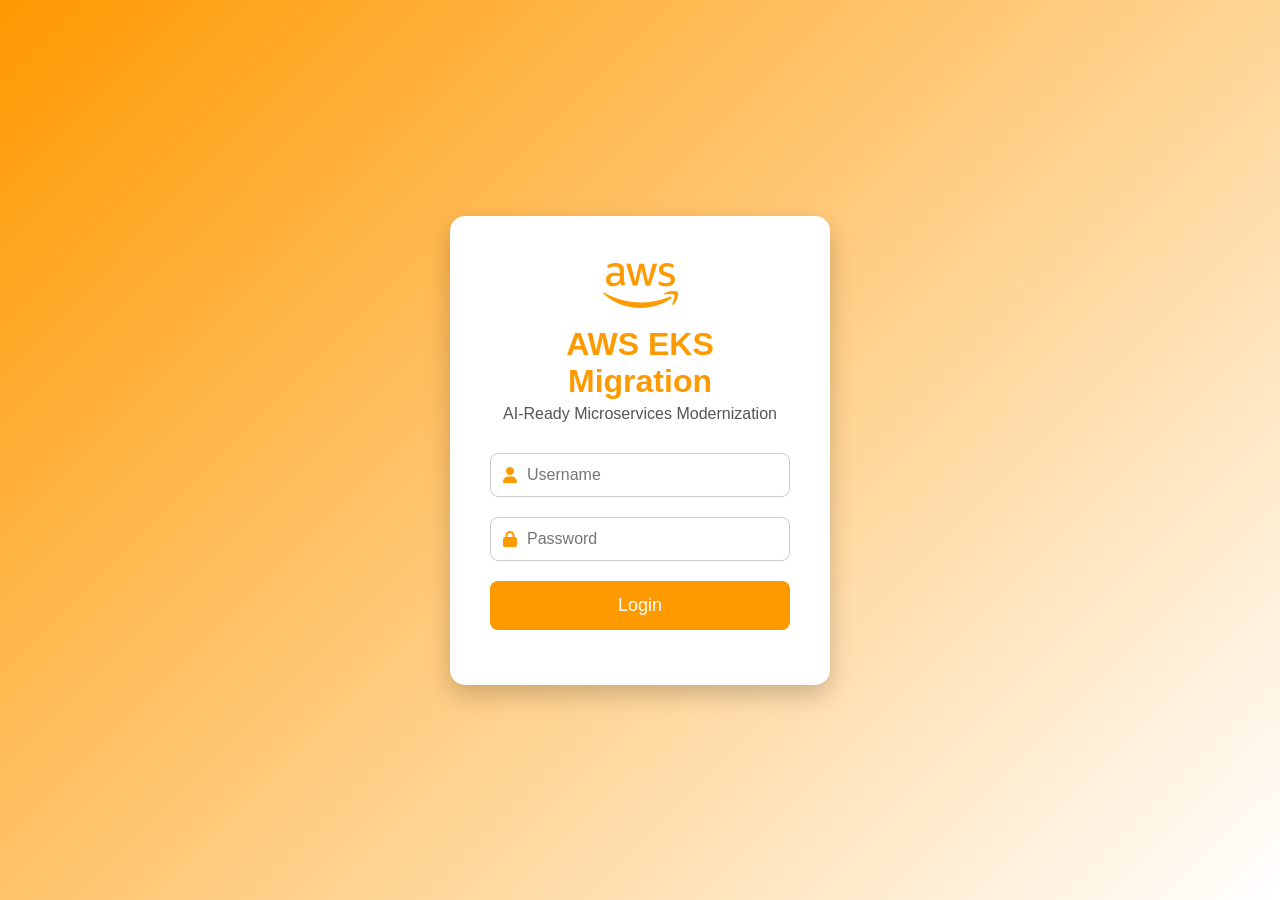
<file: AWS-EKS-Migration/index.html>
<!DOCTYPE html>
<html lang="en">
<head>

<meta charset="UTF-8">
<meta name="viewport" content="width=device-width, initial-scale=1.0">

<title>AWS EKS Login</title>

<link rel="stylesheet" href="css/login.css">

<link rel="stylesheet"
href="https://cdnjs.cloudflare.com/ajax/libs/font-awesome/6.6.0/css/all.min.css">

</head>

<body>

<div class="login-box">

    <div class="logo">

        <i class="fa-brands fa-aws"></i>

        <h1>AWS EKS Migration</h1>

        <p>AI-Ready Microservices Modernization</p>

    </div>

    <form id="loginForm">

        <div class="input-box">

            <i class="fa-solid fa-user"></i>

            <input
            type="text"
            id="username"
            placeholder="Username"
            required>

        </div>

        <div class="input-box">

            <i class="fa-solid fa-lock"></i>

            <input
            type="password"
            id="password"
            placeholder="Password"
            required>

        </div>

        <button type="submit">

            Login

        </button>

        <p id="message"></p>

    </form>

</div>

<script src="js/login.js"></script>

</body>
</html>
</file>
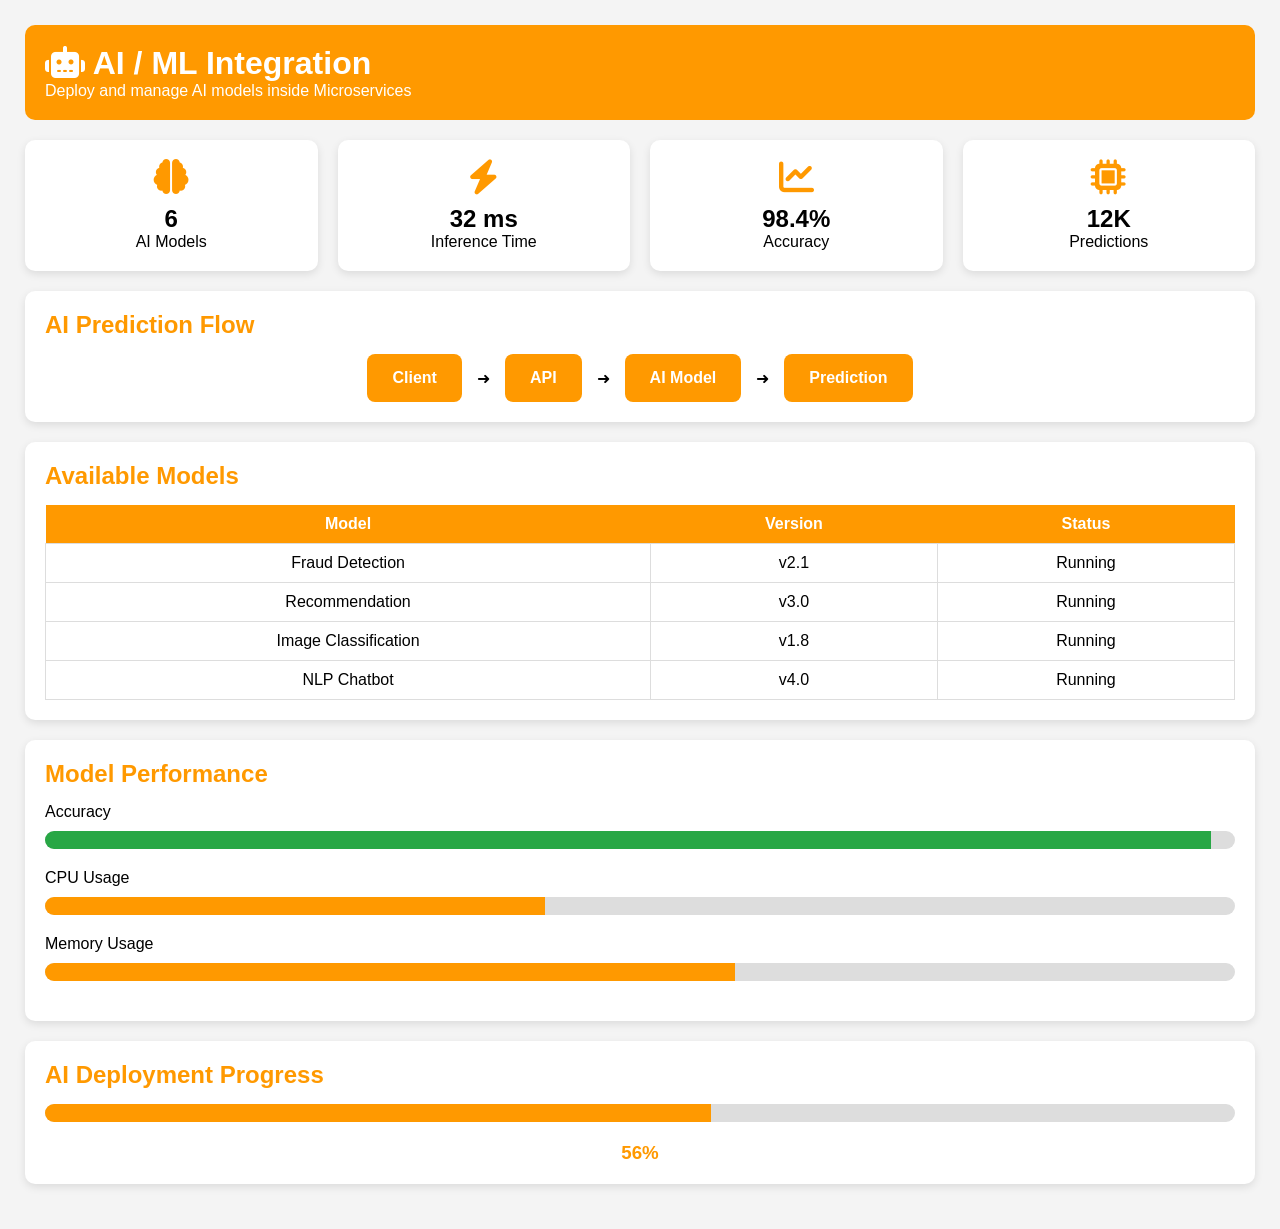
<file: AWS-EKS-Migration/modules/ai.html>
<!DOCTYPE html>
<html lang="en">
<head>
<meta charset="UTF-8">
<meta name="viewport" content="width=device-width, initial-scale=1.0">
<title>AI/ML Integration</title>

<link rel="stylesheet" href="../css/ai.css">
<link rel="stylesheet"
href="https://cdnjs.cloudflare.com/ajax/libs/font-awesome/6.6.0/css/all.min.css">

</head>

<body>

<div class="container">

    <div class="header">

        <h1>
            <i class="fa-solid fa-robot"></i>
            AI / ML Integration
        </h1>

        <p>Deploy and manage AI models inside Microservices</p>

    </div>

    <!-- AI Statistics -->

    <div class="stats">

        <div class="card">
            <i class="fa-solid fa-brain"></i>
            <h2>6</h2>
            <p>AI Models</p>
        </div>

        <div class="card">
            <i class="fa-solid fa-bolt"></i>
            <h2>32 ms</h2>
            <p>Inference Time</p>
        </div>

        <div class="card">
            <i class="fa-solid fa-chart-line"></i>
            <h2>98.4%</h2>
            <p>Accuracy</p>
        </div>

        <div class="card">
            <i class="fa-solid fa-microchip"></i>
            <h2>12K</h2>
            <p>Predictions</p>
        </div>

    </div>

    <!-- AI Flow -->

    <div class="section">

        <h2>AI Prediction Flow</h2>

        <div class="flow">

            <div class="box">Client</div>

            <span>➜</span>

            <div class="box">API</div>

            <span>➜</span>

            <div class="box">AI Model</div>

            <span>➜</span>

            <div class="box">Prediction</div>

        </div>

    </div>

    <!-- Models -->

    <div class="section">

        <h2>Available Models</h2>

        <table>

            <tr>

                <th>Model</th>
                <th>Version</th>
                <th>Status</th>

            </tr>

            <tr>

                <td>Fraud Detection</td>
                <td>v2.1</td>
                <td>Running</td>

            </tr>

            <tr>

                <td>Recommendation</td>
                <td>v3.0</td>
                <td>Running</td>

            </tr>

            <tr>

                <td>Image Classification</td>
                <td>v1.8</td>
                <td>Running</td>

            </tr>

            <tr>

                <td>NLP Chatbot</td>
                <td>v4.0</td>
                <td>Running</td>

            </tr>

        </table>

    </div>

    <!-- AI Performance -->

    <div class="section">

        <h2>Model Performance</h2>

        <p>Accuracy</p>

        <div class="progress">

            <div class="accuracy"></div>

        </div>

        <p>CPU Usage</p>

        <div class="progress">

            <div class="cpu"></div>

        </div>

        <p>Memory Usage</p>

        <div class="progress">

            <div class="memory"></div>

        </div>

    </div>

    <!-- Deployment -->

    <div class="section">

        <h2>AI Deployment Progress</h2>

        <div class="progress">

            <div id="deploy"></div>

        </div>

        <h3 id="percent">0%</h3>

    </div>

</div>

<script src="../js/ai.js"></script>

</body>
</html>
</file>
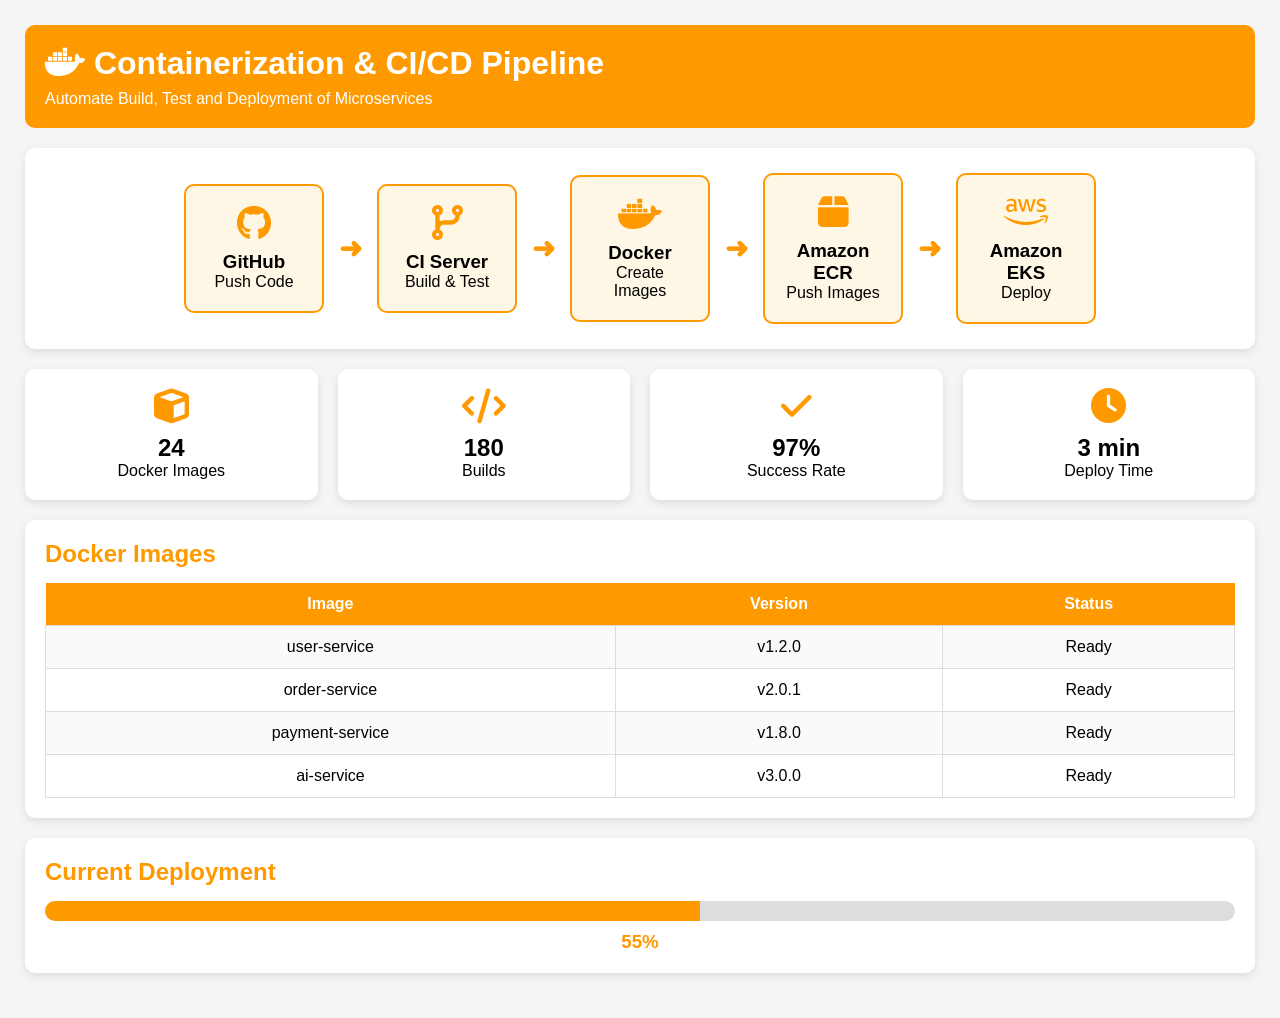
<file: AWS-EKS-Migration/modules/cicd.html>
<!DOCTYPE html>
<html lang="en">

<head>

<meta charset="UTF-8">
<meta name="viewport" content="width=device-width, initial-scale=1.0">

<title>Containerization & CI/CD</title>

<link rel="stylesheet" href="../css/cicd.css">

<link rel="stylesheet"
href="https://cdnjs.cloudflare.com/ajax/libs/font-awesome/6.6.0/css/all.min.css">

</head>

<body>

<div class="container">

    <!-- Header -->

    <div class="header">

        <h1>
            <i class="fa-brands fa-docker"></i>
            Containerization & CI/CD Pipeline
        </h1>

        <p>
            Automate Build, Test and Deployment of Microservices
        </p>

    </div>

    <!-- Pipeline -->

    <div class="pipeline">

        <div class="step">

            <i class="fa-brands fa-github"></i>

            <h3>GitHub</h3>

            <p>Push Code</p>

        </div>

        <div class="arrow">
            ➜
        </div>

        <div class="step">

            <i class="fa-solid fa-code-branch"></i>

            <h3>CI Server</h3>

            <p>Build & Test</p>

        </div>

        <div class="arrow">
            ➜
        </div>

        <div class="step">

            <i class="fa-brands fa-docker"></i>

            <h3>Docker</h3>

            <p>Create Images</p>

        </div>

        <div class="arrow">
            ➜
        </div>

        <div class="step">

            <i class="fa-solid fa-box"></i>

            <h3>Amazon ECR</h3>

            <p>Push Images</p>

        </div>

        <div class="arrow">
            ➜
        </div>

        <div class="step">

            <i class="fa-brands fa-aws"></i>

            <h3>Amazon EKS</h3>

            <p>Deploy</p>

        </div>

    </div>

    <!-- Statistics -->

    <div class="cards">

        <div class="card">

            <i class="fa-solid fa-cube"></i>

            <h2>24</h2>

            <p>Docker Images</p>

        </div>

        <div class="card">

            <i class="fa-solid fa-code"></i>

            <h2>180</h2>

            <p>Builds</p>

        </div>

        <div class="card">

            <i class="fa-solid fa-check"></i>

            <h2>97%</h2>

            <p>Success Rate</p>

        </div>

        <div class="card">

            <i class="fa-solid fa-clock"></i>

            <h2>3 min</h2>

            <p>Deploy Time</p>

        </div>

    </div>

    <!-- Docker Images -->

    <div class="table-card">

        <h2>Docker Images</h2>

        <table>

            <tr>

                <th>Image</th>

                <th>Version</th>

                <th>Status</th>

            </tr>

            <tr>

                <td>user-service</td>

                <td>v1.2.0</td>

                <td>Ready</td>

            </tr>

            <tr>

                <td>order-service</td>

                <td>v2.0.1</td>

                <td>Ready</td>

            </tr>

            <tr>

                <td>payment-service</td>

                <td>v1.8.0</td>

                <td>Ready</td>

            </tr>

            <tr>

                <td>ai-service</td>

                <td>v3.0.0</td>

                <td>Ready</td>

            </tr>

        </table>

    </div>

    <!-- Build Progress -->

    <div class="progress-card">

        <h2>Current Deployment</h2>

        <div class="progress">

            <div id="buildBar"></div>

        </div>

        <h3 id="buildText">0%</h3>

    </div>

</div>

<script src="../js/cicd.js"></script>

</body>
</html>
</file>
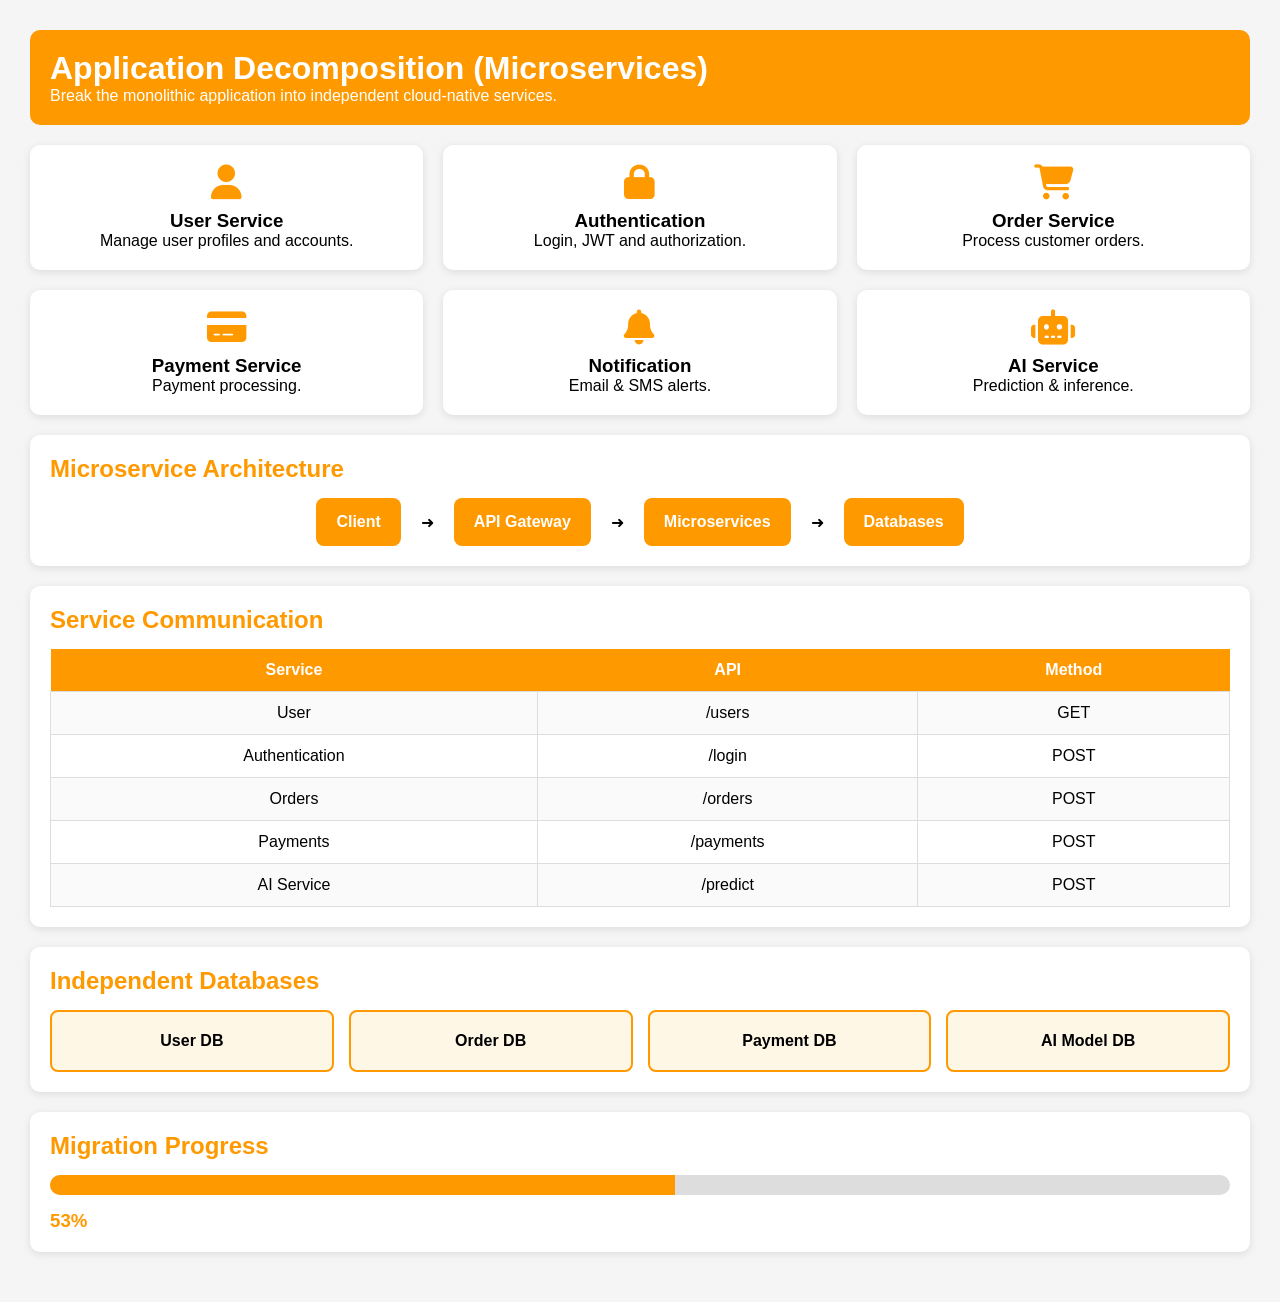
<file: AWS-EKS-Migration/modules/decomposition.html>
<!DOCTYPE html>
<html lang="en">
<head>
<meta charset="UTF-8">
<meta name="viewport" content="width=device-width, initial-scale=1.0">
<title>Application Decomposition</title>

<link rel="stylesheet" href="../css/decomposition.css">

<link rel="stylesheet"
href="https://cdnjs.cloudflare.com/ajax/libs/font-awesome/6.6.0/css/all.min.css">

</head>
<body>

<div class="container">

    <div class="title">
        <h1>Application Decomposition (Microservices)</h1>
        <p>Break the monolithic application into independent cloud-native services.</p>
    </div>

    <div class="cards">

        <div class="card">
            <i class="fa-solid fa-user"></i>
            <h3>User Service</h3>
            <p>Manage user profiles and accounts.</p>
        </div>

        <div class="card">
            <i class="fa-solid fa-lock"></i>
            <h3>Authentication</h3>
            <p>Login, JWT and authorization.</p>
        </div>

        <div class="card">
            <i class="fa-solid fa-cart-shopping"></i>
            <h3>Order Service</h3>
            <p>Process customer orders.</p>
        </div>

        <div class="card">
            <i class="fa-solid fa-credit-card"></i>
            <h3>Payment Service</h3>
            <p>Payment processing.</p>
        </div>

        <div class="card">
            <i class="fa-solid fa-bell"></i>
            <h3>Notification</h3>
            <p>Email & SMS alerts.</p>
        </div>

        <div class="card">
            <i class="fa-solid fa-robot"></i>
            <h3>AI Service</h3>
            <p>Prediction & inference.</p>
        </div>

    </div>

    <div class="section">

        <h2>Microservice Architecture</h2>

        <div class="flow">

            <div class="box">Client</div>
            <span>➜</span>

            <div class="box">API Gateway</div>
            <span>➜</span>

            <div class="box">Microservices</div>
            <span>➜</span>

            <div class="box">Databases</div>

        </div>

    </div>

    <div class="section">

        <h2>Service Communication</h2>

        <table>

            <tr>
                <th>Service</th>
                <th>API</th>
                <th>Method</th>
            </tr>

            <tr>
                <td>User</td>
                <td>/users</td>
                <td>GET</td>
            </tr>

            <tr>
                <td>Authentication</td>
                <td>/login</td>
                <td>POST</td>
            </tr>

            <tr>
                <td>Orders</td>
                <td>/orders</td>
                <td>POST</td>
            </tr>

            <tr>
                <td>Payments</td>
                <td>/payments</td>
                <td>POST</td>
            </tr>

            <tr>
                <td>AI Service</td>
                <td>/predict</td>
                <td>POST</td>
            </tr>

        </table>

    </div>

    <div class="section">

        <h2>Independent Databases</h2>

        <div class="database">

            <div class="db">User DB</div>
            <div class="db">Order DB</div>
            <div class="db">Payment DB</div>
            <div class="db">AI Model DB</div>

        </div>

    </div>

    <div class="section">

        <h2>Migration Progress</h2>

        <div class="progress">
            <div class="fill" id="fill"></div>
        </div>

        <h3 id="percent">0%</h3>

    </div>

</div>

<script src="../js/decomposition.js"></script>

</body>
</html>
</file>
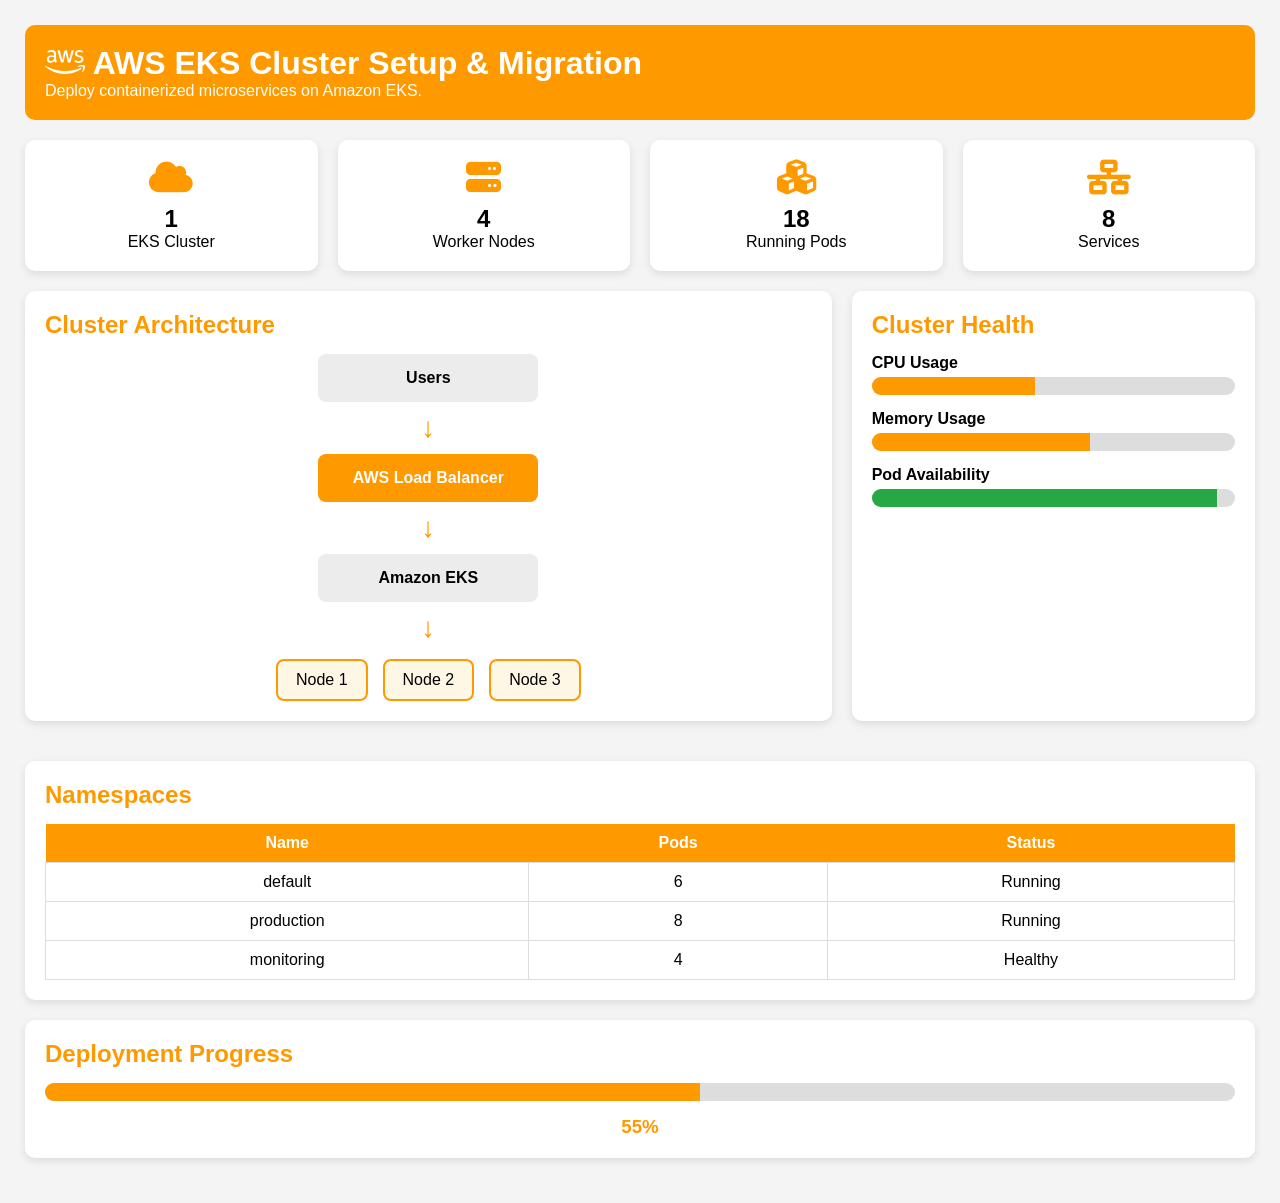
<file: AWS-EKS-Migration/modules/eks.html>
<!DOCTYPE html>
<html lang="en">
<head>
<meta charset="UTF-8">
<meta name="viewport" content="width=device-width, initial-scale=1.0">
<title>AWS EKS Cluster</title>

<link rel="stylesheet" href="../css/eks.css">

<link rel="stylesheet"
href="https://cdnjs.cloudflare.com/ajax/libs/font-awesome/6.6.0/css/all.min.css">

</head>
<body>

<div class="container">

    <div class="header">
        <h1><i class="fa-brands fa-aws"></i> AWS EKS Cluster Setup & Migration</h1>
        <p>Deploy containerized microservices on Amazon EKS.</p>
    </div>

    <div class="status">

        <div class="status-card">
            <i class="fa-solid fa-cloud"></i>
            <h2>1</h2>
            <p>EKS Cluster</p>
        </div>

        <div class="status-card">
            <i class="fa-solid fa-server"></i>
            <h2>4</h2>
            <p>Worker Nodes</p>
        </div>

        <div class="status-card">
            <i class="fa-solid fa-cubes"></i>
            <h2>18</h2>
            <p>Running Pods</p>
        </div>

        <div class="status-card">
            <i class="fa-solid fa-network-wired"></i>
            <h2>8</h2>
            <p>Services</p>
        </div>

    </div>

    <div class="grid">

        <div class="card">

            <h2>Cluster Architecture</h2>

            <div class="diagram">

                <div class="box">Users</div>
                <div class="arrow">↓</div>

                <div class="box orange">AWS Load Balancer</div>
                <div class="arrow">↓</div>

                <div class="box">Amazon EKS</div>
                <div class="arrow">↓</div>

                <div class="row">

                    <div class="mini">Node 1</div>
                    <div class="mini">Node 2</div>
                    <div class="mini">Node 3</div>

                </div>

            </div>

        </div>

        <div class="card">

            <h2>Cluster Health</h2>

            <div class="health">

                <p>CPU Usage</p>

                <div class="progress">
                    <div class="cpu"></div>
                </div>

                <p>Memory Usage</p>

                <div class="progress">
                    <div class="memory"></div>
                </div>

                <p>Pod Availability</p>

                <div class="progress">
                    <div class="pods"></div>
                </div>

            </div>

        </div>

    </div>

    <div class="card">

        <h2>Namespaces</h2>

        <table>

            <tr>
                <th>Name</th>
                <th>Pods</th>
                <th>Status</th>
            </tr>

            <tr>
                <td>default</td>
                <td>6</td>
                <td>Running</td>
            </tr>

            <tr>
                <td>production</td>
                <td>8</td>
                <td>Running</td>
            </tr>

            <tr>
                <td>monitoring</td>
                <td>4</td>
                <td>Healthy</td>
            </tr>

        </table>

    </div>

    <div class="card">

        <h2>Deployment Progress</h2>

        <div class="progress">

            <div id="deployBar"></div>

        </div>

        <h3 id="deployText">0%</h3>

    </div>

</div>

<script src="../js/eks.js"></script>

</body>
</html>
</file>
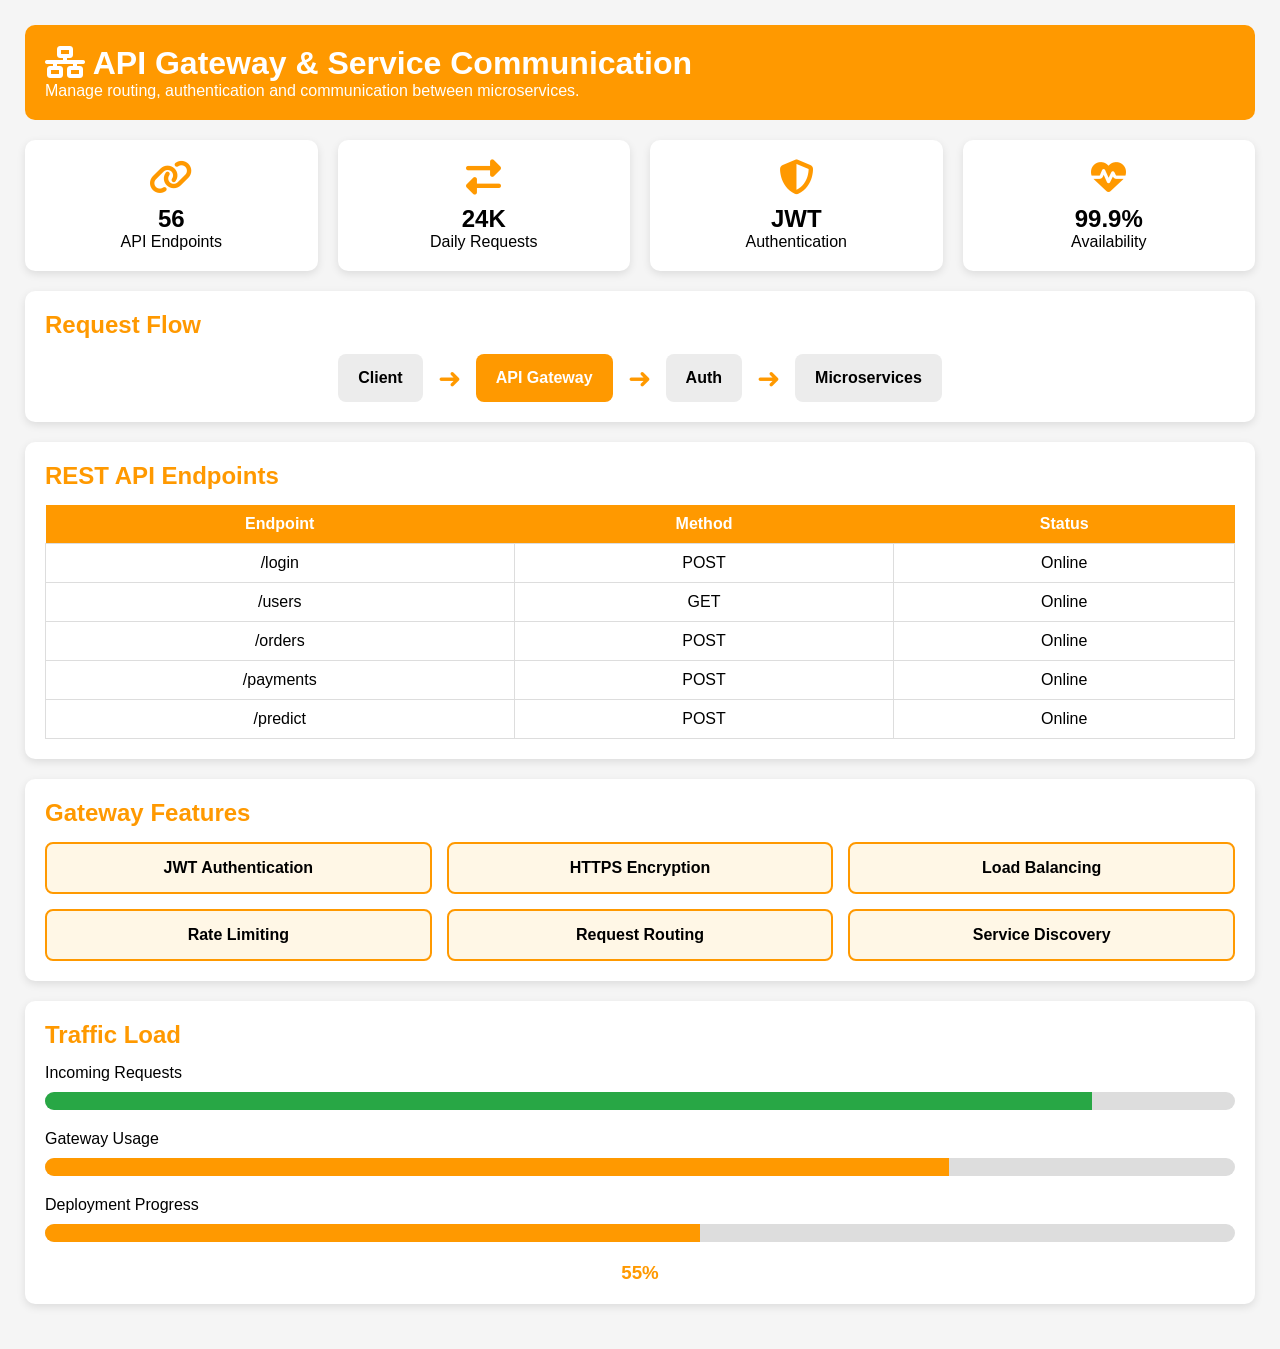
<file: AWS-EKS-Migration/modules/gateway.html>
<!DOCTYPE html>
<html lang="en">
<head>
<meta charset="UTF-8">
<meta name="viewport" content="width=device-width, initial-scale=1.0">
<title>API Gateway</title>

<link rel="stylesheet" href="../css/gateway.css">

<link rel="stylesheet"
href="https://cdnjs.cloudflare.com/ajax/libs/font-awesome/6.6.0/css/all.min.css">

</head>

<body>

<div class="container">

    <div class="header">

        <h1>
            <i class="fa-solid fa-network-wired"></i>
            API Gateway & Service Communication
        </h1>

        <p>Manage routing, authentication and communication between microservices.</p>

    </div>

    <!-- Statistics -->

    <div class="stats">

        <div class="card">
            <i class="fa-solid fa-link"></i>
            <h2>56</h2>
            <p>API Endpoints</p>
        </div>

        <div class="card">
            <i class="fa-solid fa-right-left"></i>
            <h2>24K</h2>
            <p>Daily Requests</p>
        </div>

        <div class="card">
            <i class="fa-solid fa-shield-halved"></i>
            <h2>JWT</h2>
            <p>Authentication</p>
        </div>

        <div class="card">
            <i class="fa-solid fa-heart-pulse"></i>
            <h2>99.9%</h2>
            <p>Availability</p>
        </div>

    </div>

    <!-- Architecture -->

    <div class="section">

        <h2>Request Flow</h2>

        <div class="flow">

            <div class="box">Client</div>

            <div class="arrow">➜</div>

            <div class="box active">API Gateway</div>

            <div class="arrow">➜</div>

            <div class="box">Auth</div>

            <div class="arrow">➜</div>

            <div class="box">Microservices</div>

        </div>

    </div>

    <!-- API Table -->

    <div class="section">

        <h2>REST API Endpoints</h2>

        <table>

            <tr>
                <th>Endpoint</th>
                <th>Method</th>
                <th>Status</th>
            </tr>

            <tr>
                <td>/login</td>
                <td>POST</td>
                <td>Online</td>
            </tr>

            <tr>
                <td>/users</td>
                <td>GET</td>
                <td>Online</td>
            </tr>

            <tr>
                <td>/orders</td>
                <td>POST</td>
                <td>Online</td>
            </tr>

            <tr>
                <td>/payments</td>
                <td>POST</td>
                <td>Online</td>
            </tr>

            <tr>
                <td>/predict</td>
                <td>POST</td>
                <td>Online</td>
            </tr>

        </table>

    </div>

    <!-- Features -->

    <div class="section">

        <h2>Gateway Features</h2>

        <div class="features">

            <div class="feature">JWT Authentication</div>
            <div class="feature">HTTPS Encryption</div>
            <div class="feature">Load Balancing</div>
            <div class="feature">Rate Limiting</div>
            <div class="feature">Request Routing</div>
            <div class="feature">Service Discovery</div>

        </div>

    </div>

    <!-- Traffic -->

    <div class="section">

        <h2>Traffic Load</h2>

        <p>Incoming Requests</p>

        <div class="progress">
            <div class="traffic"></div>
        </div>

        <p>Gateway Usage</p>

        <div class="progress">
            <div class="gateway"></div>
        </div>

        <p>Deployment Progress</p>

        <div class="progress">
            <div id="deploy"></div>
        </div>

        <h3 id="percent">0%</h3>

    </div>

</div>

<script src="../js/gateway.js"></script>

</body>
</html>
</file>
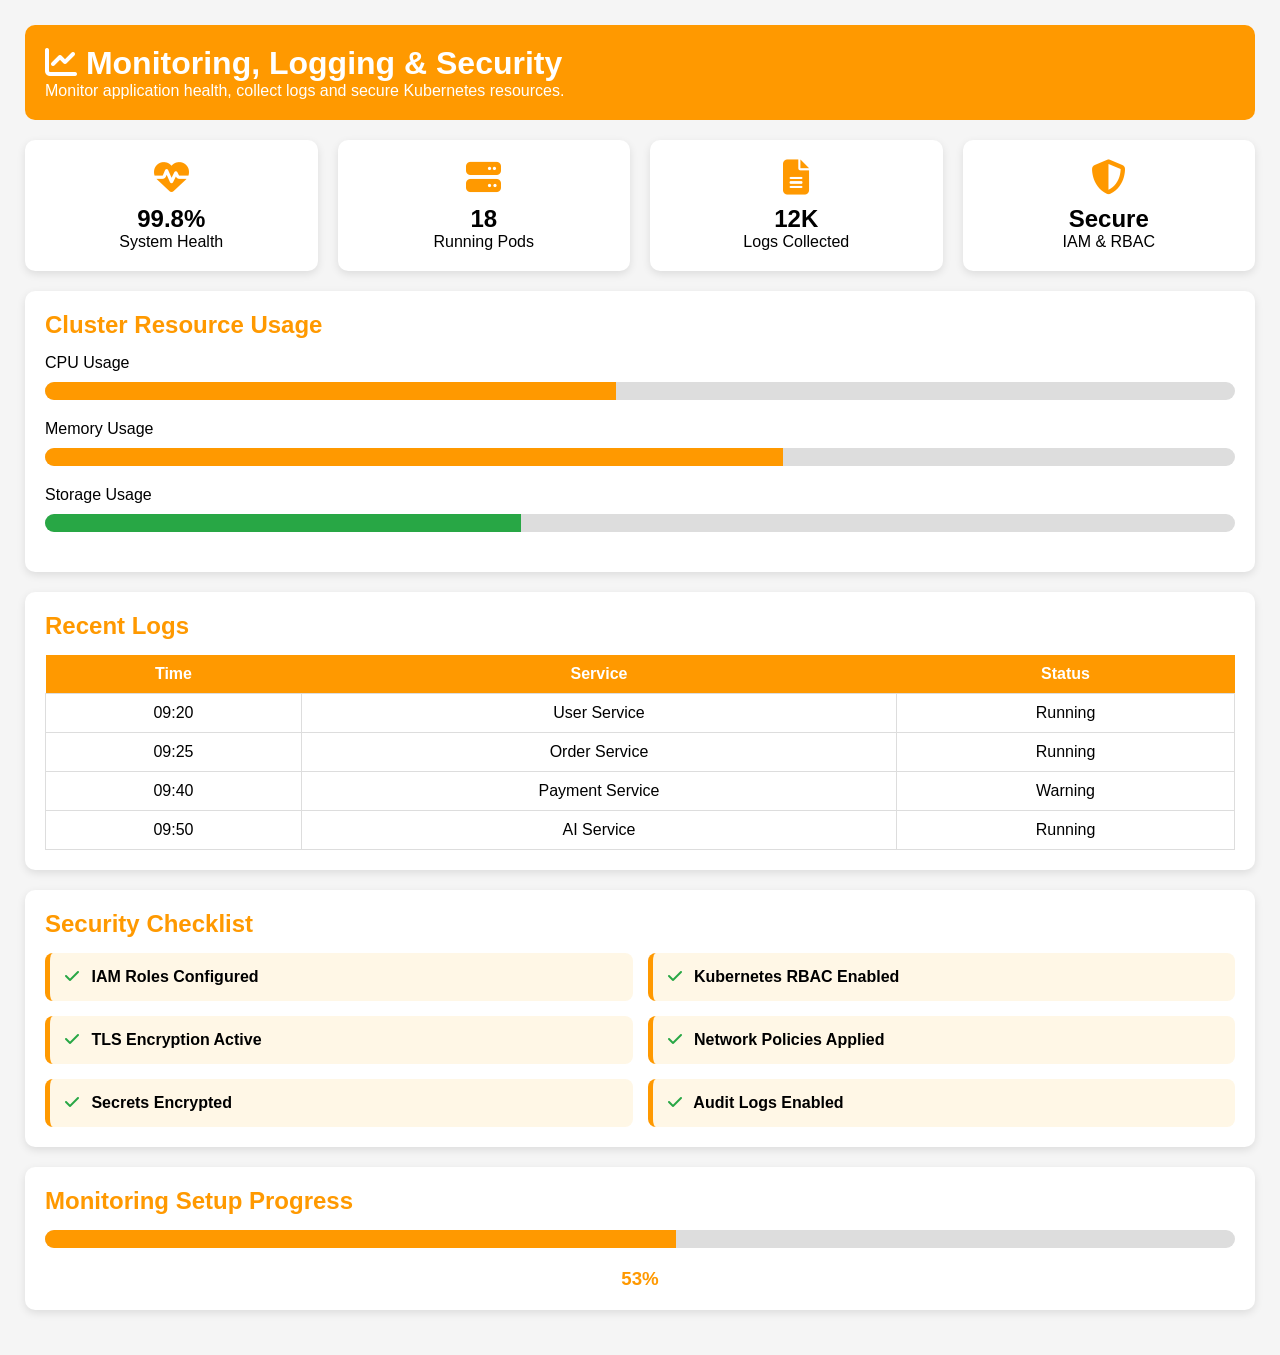
<file: AWS-EKS-Migration/modules/monitoring.html>
<!DOCTYPE html>
<html lang="en">
<head>
<meta charset="UTF-8">
<meta name="viewport" content="width=device-width, initial-scale=1.0">
<title>Monitoring & Security</title>

<link rel="stylesheet" href="../css/monitoring.css">

<link rel="stylesheet"
href="https://cdnjs.cloudflare.com/ajax/libs/font-awesome/6.6.0/css/all.min.css">

</head>

<body>

<div class="container">

    <div class="header">

        <h1>
            <i class="fa-solid fa-chart-line"></i>
            Monitoring, Logging & Security
        </h1>

        <p>Monitor application health, collect logs and secure Kubernetes resources.</p>

    </div>

    <!-- Dashboard Cards -->

    <div class="cards">

        <div class="card">
            <i class="fa-solid fa-heart-pulse"></i>
            <h2>99.8%</h2>
            <p>System Health</p>
        </div>

        <div class="card">
            <i class="fa-solid fa-server"></i>
            <h2>18</h2>
            <p>Running Pods</p>
        </div>

        <div class="card">
            <i class="fa-solid fa-file-lines"></i>
            <h2>12K</h2>
            <p>Logs Collected</p>
        </div>

        <div class="card">
            <i class="fa-solid fa-shield-halved"></i>
            <h2>Secure</h2>
            <p>IAM & RBAC</p>
        </div>

    </div>

    <!-- Resource Usage -->

    <div class="section">

        <h2>Cluster Resource Usage</h2>

        <p>CPU Usage</p>

        <div class="progress">
            <div class="cpu"></div>
        </div>

        <p>Memory Usage</p>

        <div class="progress">
            <div class="memory"></div>
        </div>

        <p>Storage Usage</p>

        <div class="progress">
            <div class="storage"></div>
        </div>

    </div>

    <!-- Recent Logs -->

    <div class="section">

        <h2>Recent Logs</h2>

        <table>

            <tr>
                <th>Time</th>
                <th>Service</th>
                <th>Status</th>
            </tr>

            <tr>
                <td>09:20</td>
                <td>User Service</td>
                <td>Running</td>
            </tr>

            <tr>
                <td>09:25</td>
                <td>Order Service</td>
                <td>Running</td>
            </tr>

            <tr>
                <td>09:40</td>
                <td>Payment Service</td>
                <td>Warning</td>
            </tr>

            <tr>
                <td>09:50</td>
                <td>AI Service</td>
                <td>Running</td>
            </tr>

        </table>

    </div>

    <!-- Security -->

    <div class="section">

        <h2>Security Checklist</h2>

        <div class="security">

            <div class="item"><i class="fa-solid fa-check"></i> IAM Roles Configured</div>

            <div class="item"><i class="fa-solid fa-check"></i> Kubernetes RBAC Enabled</div>

            <div class="item"><i class="fa-solid fa-check"></i> TLS Encryption Active</div>

            <div class="item"><i class="fa-solid fa-check"></i> Network Policies Applied</div>

            <div class="item"><i class="fa-solid fa-check"></i> Secrets Encrypted</div>

            <div class="item"><i class="fa-solid fa-check"></i> Audit Logs Enabled</div>

        </div>

    </div>

    <!-- Deployment -->

    <div class="section">

        <h2>Monitoring Setup Progress</h2>

        <div class="progress">

            <div id="monitorBar"></div>

        </div>

        <h3 id="monitorText">0%</h3>

    </div>

</div>

<script src="../js/monitoring.js"></script>

</body>
</html>
</file>
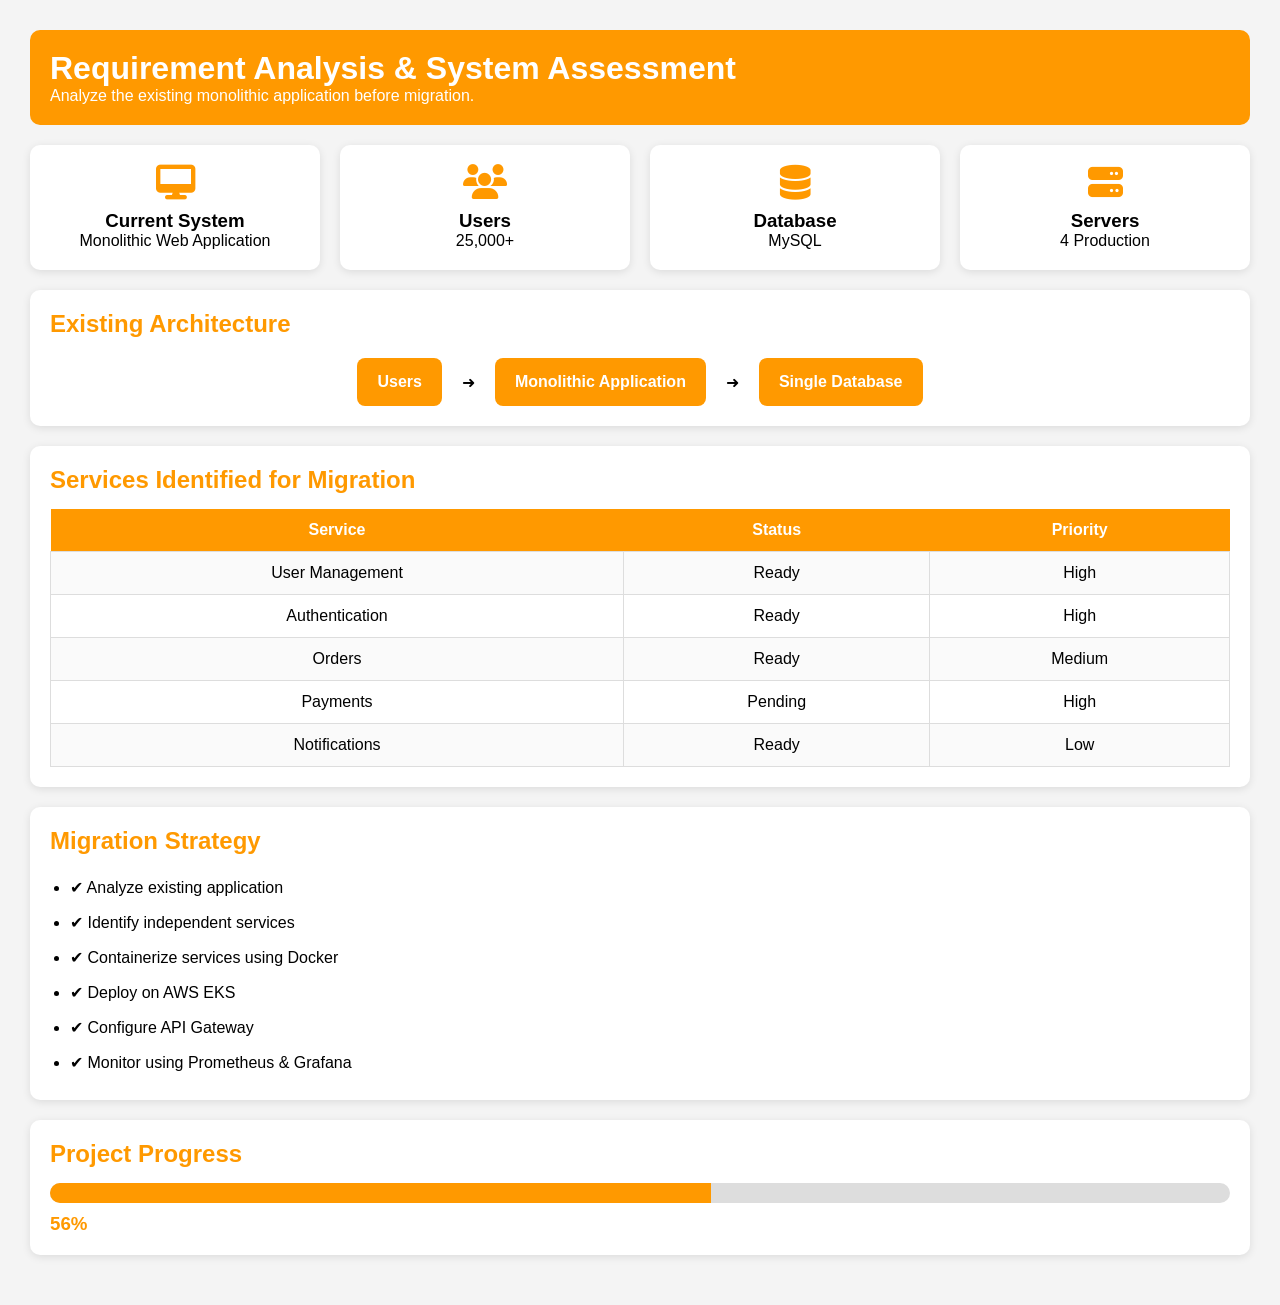
<file: AWS-EKS-Migration/modules/requirement.html>
<!DOCTYPE html>
<html lang="en">
<head>
<meta charset="UTF-8">
<meta name="viewport" content="width=device-width, initial-scale=1.0">

<title>Requirement Analysis</title>

<link rel="stylesheet" href="../css/requirement.css">

<link rel="stylesheet"
href="https://cdnjs.cloudflare.com/ajax/libs/font-awesome/6.6.0/css/all.min.css">

</head>
<body>

<div class="container">

<div class="title">

<h1>Requirement Analysis & System Assessment</h1>

<p>Analyze the existing monolithic application before migration.</p>

</div>

<div class="cards">

<div class="card">
<i class="fa-solid fa-desktop"></i>
<h3>Current System</h3>
<p>Monolithic Web Application</p>
</div>

<div class="card">
<i class="fa-solid fa-users"></i>
<h3>Users</h3>
<p>25,000+</p>
</div>

<div class="card">
<i class="fa-solid fa-database"></i>
<h3>Database</h3>
<p>MySQL</p>
</div>

<div class="card">
<i class="fa-solid fa-server"></i>
<h3>Servers</h3>
<p>4 Production</p>
</div>

</div>

<div class="section">

<h2>Existing Architecture</h2>

<div class="architecture">

<div class="box">Users</div>

<span>➜</span>

<div class="box">Monolithic Application</div>

<span>➜</span>

<div class="box">Single Database</div>

</div>

</div>

<div class="section">

<h2>Services Identified for Migration</h2>

<table>

<tr>

<th>Service</th>

<th>Status</th>

<th>Priority</th>

</tr>

<tr>

<td>User Management</td>

<td>Ready</td>

<td>High</td>

</tr>

<tr>

<td>Authentication</td>

<td>Ready</td>

<td>High</td>

</tr>

<tr>

<td>Orders</td>

<td>Ready</td>

<td>Medium</td>

</tr>

<tr>

<td>Payments</td>

<td>Pending</td>

<td>High</td>

</tr>

<tr>

<td>Notifications</td>

<td>Ready</td>

<td>Low</td>

</tr>

</table>

</div>

<div class="section">

<h2>Migration Strategy</h2>

<ul>

<li>✔ Analyze existing application</li>

<li>✔ Identify independent services</li>

<li>✔ Containerize services using Docker</li>

<li>✔ Deploy on AWS EKS</li>

<li>✔ Configure API Gateway</li>

<li>✔ Monitor using Prometheus & Grafana</li>

</ul>

</div>

<div class="section">

<h2>Project Progress</h2>

<div class="progress">

<div class="fill" id="fill"></div>

</div>

<h3 id="value">0%</h3>

</div>

</div>

<script src="../js/requirement.js"></script>

</body>
</html>
</file>
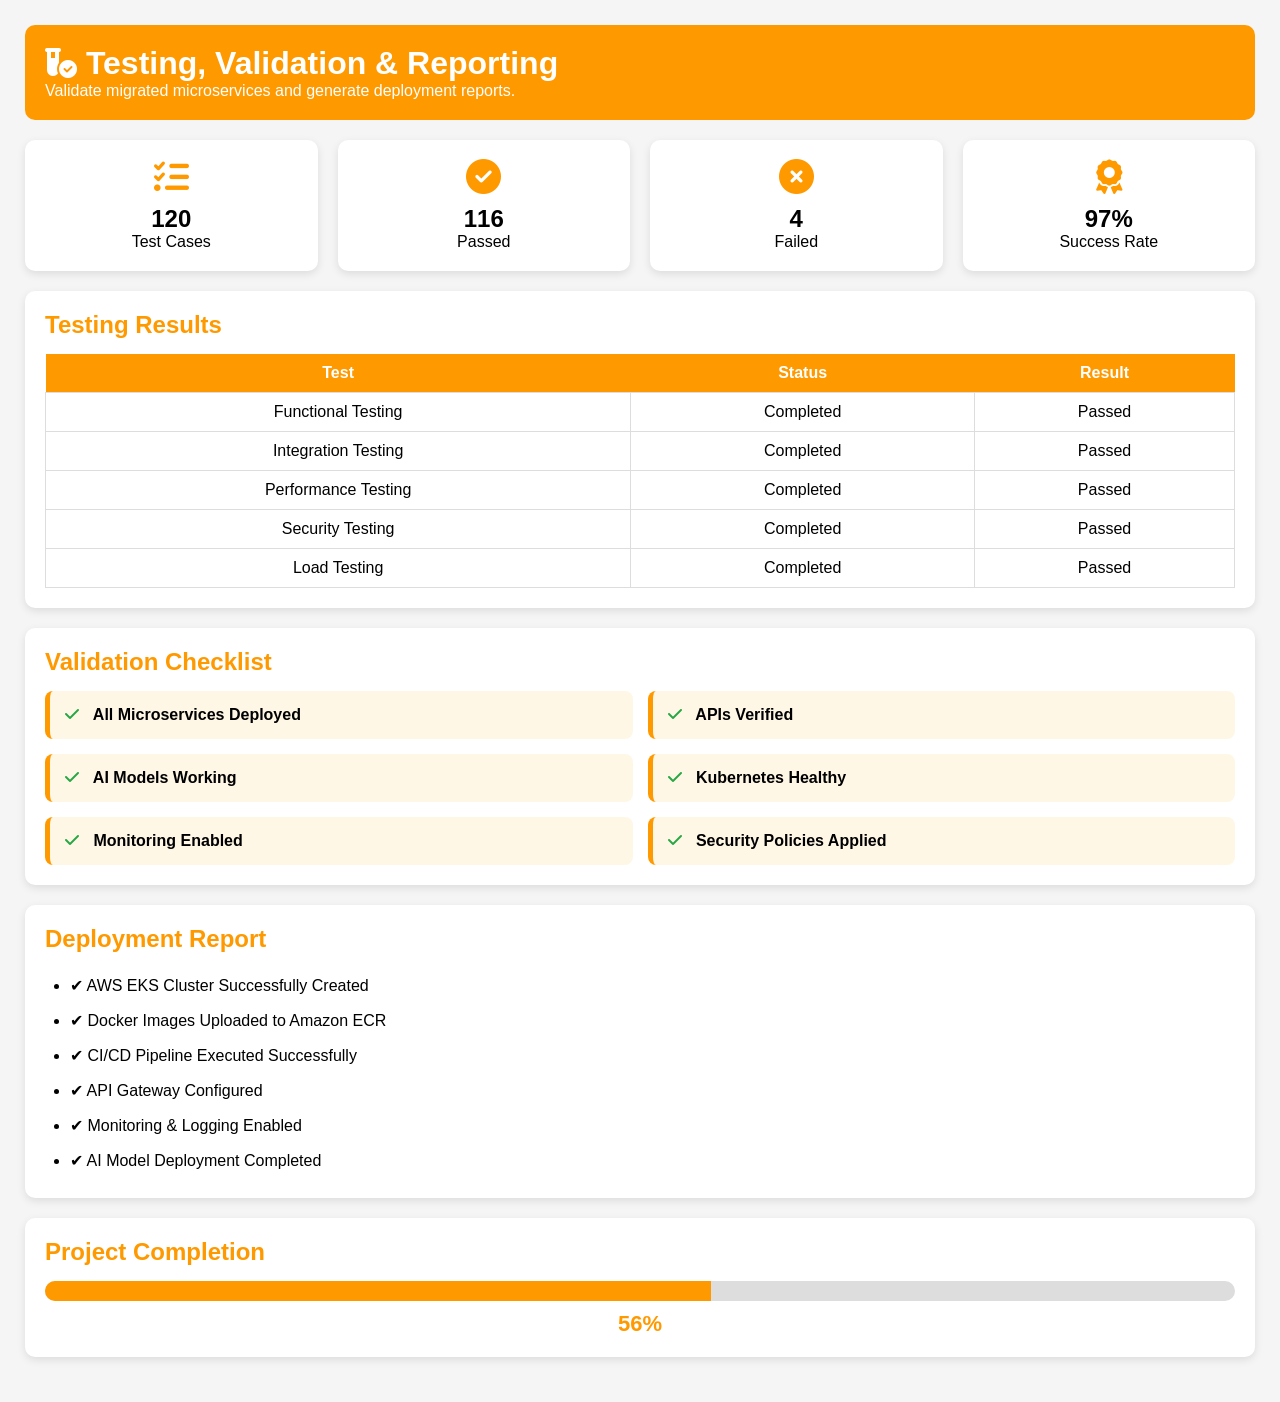
<file: AWS-EKS-Migration/modules/testing.html>
<!DOCTYPE html>
<html lang="en">
<head>

<meta charset="UTF-8">
<meta name="viewport" content="width=device-width, initial-scale=1.0">

<title>Testing & Reporting</title>

<link rel="stylesheet" href="../css/testing.css">

<link rel="stylesheet"
href="https://cdnjs.cloudflare.com/ajax/libs/font-awesome/6.6.0/css/all.min.css">

</head>

<body>

<div class="container">

    <div class="header">

        <h1>
            <i class="fa-solid fa-vial-circle-check"></i>
            Testing, Validation & Reporting
        </h1>

        <p>
            Validate migrated microservices and generate deployment reports.
        </p>

    </div>

    <!-- Summary Cards -->

    <div class="cards">

        <div class="card">

            <i class="fa-solid fa-list-check"></i>

            <h2>120</h2>

            <p>Test Cases</p>

        </div>

        <div class="card">

            <i class="fa-solid fa-circle-check"></i>

            <h2>116</h2>

            <p>Passed</p>

        </div>

        <div class="card">

            <i class="fa-solid fa-circle-xmark"></i>

            <h2>4</h2>

            <p>Failed</p>

        </div>

        <div class="card">

            <i class="fa-solid fa-award"></i>

            <h2>97%</h2>

            <p>Success Rate</p>

        </div>

    </div>

    <!-- Testing Table -->

    <div class="section">

        <h2>Testing Results</h2>

        <table>

            <tr>

                <th>Test</th>
                <th>Status</th>
                <th>Result</th>

            </tr>

            <tr>

                <td>Functional Testing</td>

                <td>Completed</td>

                <td>Passed</td>

            </tr>

            <tr>

                <td>Integration Testing</td>

                <td>Completed</td>

                <td>Passed</td>

            </tr>

            <tr>

                <td>Performance Testing</td>

                <td>Completed</td>

                <td>Passed</td>

            </tr>

            <tr>

                <td>Security Testing</td>

                <td>Completed</td>

                <td>Passed</td>

            </tr>

            <tr>

                <td>Load Testing</td>

                <td>Completed</td>

                <td>Passed</td>

            </tr>

        </table>

    </div>

    <!-- Validation Checklist -->

    <div class="section">

        <h2>Validation Checklist</h2>

        <div class="checklist">

            <div class="item">
                <i class="fa-solid fa-check"></i>
                All Microservices Deployed
            </div>

            <div class="item">
                <i class="fa-solid fa-check"></i>
                APIs Verified
            </div>

            <div class="item">
                <i class="fa-solid fa-check"></i>
                AI Models Working
            </div>

            <div class="item">
                <i class="fa-solid fa-check"></i>
                Kubernetes Healthy
            </div>

            <div class="item">
                <i class="fa-solid fa-check"></i>
                Monitoring Enabled
            </div>

            <div class="item">
                <i class="fa-solid fa-check"></i>
                Security Policies Applied
            </div>

        </div>

    </div>

    <!-- Deployment Report -->

    <div class="section">

        <h2>Deployment Report</h2>

        <ul>

            <li>✔ AWS EKS Cluster Successfully Created</li>

            <li>✔ Docker Images Uploaded to Amazon ECR</li>

            <li>✔ CI/CD Pipeline Executed Successfully</li>

            <li>✔ API Gateway Configured</li>

            <li>✔ Monitoring & Logging Enabled</li>

            <li>✔ AI Model Deployment Completed</li>

        </ul>

    </div>

    <!-- Completion -->

    <div class="section">

        <h2>Project Completion</h2>

        <div class="progress">

            <div id="completeBar"></div>

        </div>

        <h3 id="completeText">0%</h3>

    </div>

</div>

<script src="../js/testing.js"></script>

</body>
</html>
</file>
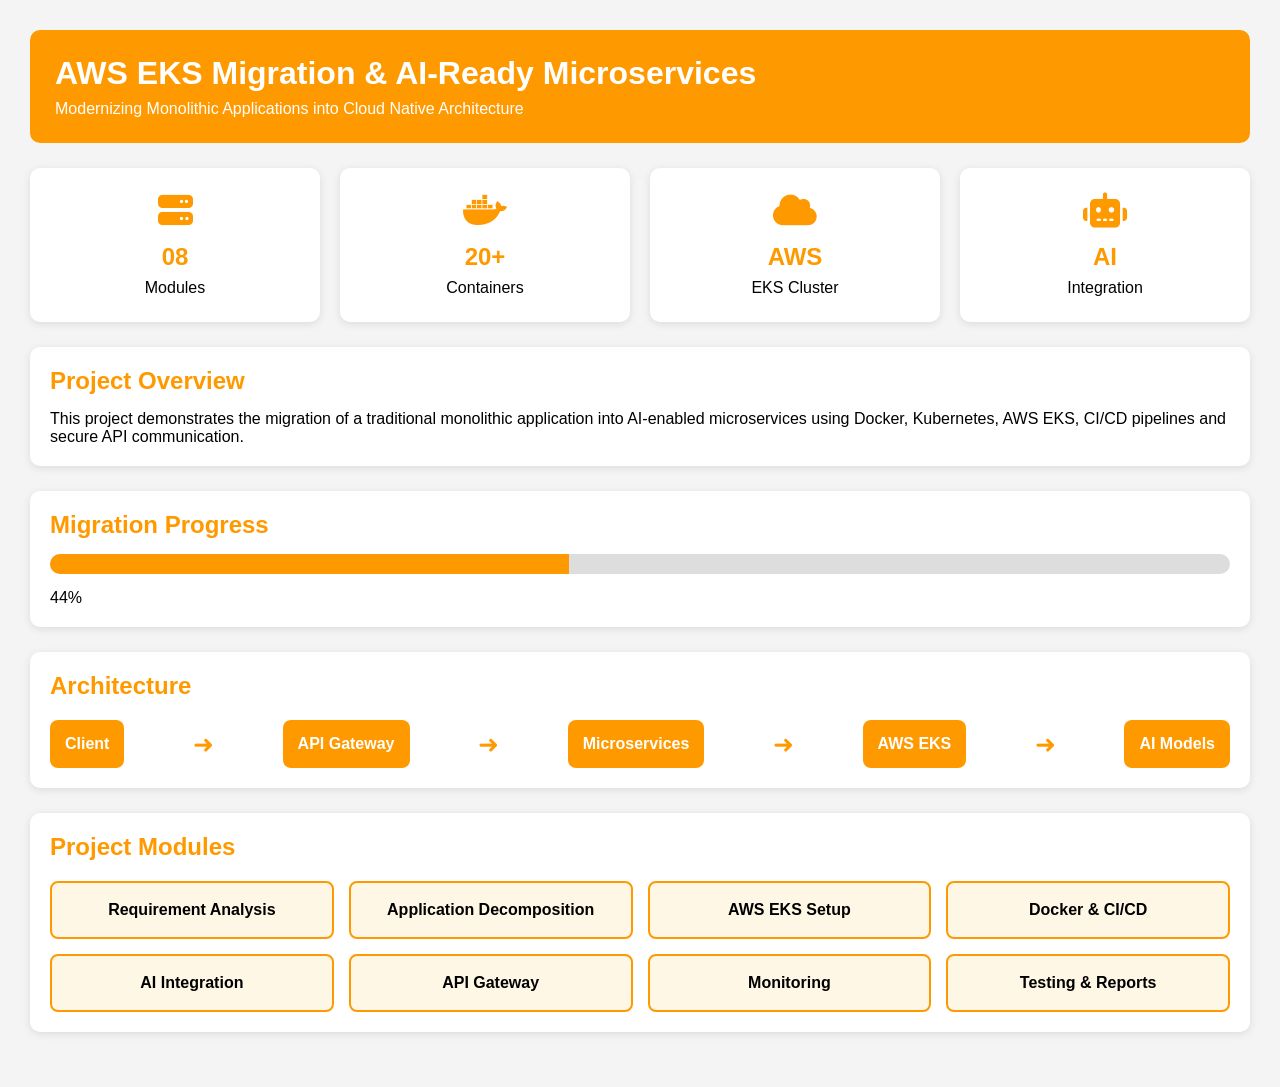
<file: AWS-EKS-Migration/modules/welcome.html>
<!DOCTYPE html>
<html lang="en">
<head>
    <meta charset="UTF-8">
    <meta name="viewport" content="width=device-width, initial-scale=1.0">
    <title>Welcome</title>

    <link rel="stylesheet" href="../css/welcome.css">

    <link rel="stylesheet"
    href="https://cdnjs.cloudflare.com/ajax/libs/font-awesome/6.6.0/css/all.min.css">
</head>
<body>

<div class="container">

    <div class="header">
        <h1>AWS EKS Migration & AI-Ready Microservices</h1>
        <p>Modernizing Monolithic Applications into Cloud Native Architecture</p>
    </div>

    <div class="cards">

        <div class="card">
            <i class="fa-solid fa-server"></i>
            <h2>08</h2>
            <p>Modules</p>
        </div>

        <div class="card">
            <i class="fa-brands fa-docker"></i>
            <h2>20+</h2>
            <p>Containers</p>
        </div>

        <div class="card">
            <i class="fa-solid fa-cloud"></i>
            <h2>AWS</h2>
            <p>EKS Cluster</p>
        </div>

        <div class="card">
            <i class="fa-solid fa-robot"></i>
            <h2>AI</h2>
            <p>Integration</p>
        </div>

    </div>

    <div class="overview">

        <h2>Project Overview</h2>

        <p>
            This project demonstrates the migration of a traditional
            monolithic application into AI-enabled microservices using
            Docker, Kubernetes, AWS EKS, CI/CD pipelines and secure
            API communication.
        </p>

    </div>

    <div class="progress-section">

        <h2>Migration Progress</h2>

        <div class="progress">
            <div class="bar" id="progressBar"></div>
        </div>

        <span id="percent">0%</span>

    </div>

    <div class="architecture">

        <h2>Architecture</h2>

        <div class="flow">

            <div class="box">Client</div>

            <div class="arrow">➜</div>

            <div class="box">API Gateway</div>

            <div class="arrow">➜</div>

            <div class="box">Microservices</div>

            <div class="arrow">➜</div>

            <div class="box">AWS EKS</div>

            <div class="arrow">➜</div>

            <div class="box">AI Models</div>

        </div>

    </div>

    <div class="quick">

        <h2>Project Modules</h2>

        <div class="module-grid">

            <div class="module">Requirement Analysis</div>

            <div class="module">Application Decomposition</div>

            <div class="module">AWS EKS Setup</div>

            <div class="module">Docker & CI/CD</div>

            <div class="module">AI Integration</div>

            <div class="module">API Gateway</div>

            <div class="module">Monitoring</div>

            <div class="module">Testing & Reports</div>

        </div>

    </div>

</div>

<script src="../js/welcome.js"></script>

</body>
</html>
</file>
<file: AWS-EKS-Migration/css/login.css>
*{
margin:0;
padding:0;
box-sizing:border-box;
font-family:Arial,sans-serif;
}

body{

height:100vh;

display:flex;

justify-content:center;

align-items:center;

background:linear-gradient(135deg,#ff9900,#ffffff);

}

.login-box{

width:380px;

background:white;

padding:40px;

border-radius:15px;

box-shadow:0 10px 25px rgba(0,0,0,.2);

text-align:center;

}

.logo i{

font-size:60px;

color:#ff9900;

margin-bottom:10px;

}

.logo h1{

color:#ff9900;

margin-bottom:5px;

}

.logo p{

margin-bottom:30px;

color:#555;

}

.input-box{

display:flex;

align-items:center;

margin-bottom:20px;

border:1px solid #ccc;

border-radius:8px;

padding:12px;

}

.input-box i{

color:#ff9900;

margin-right:10px;

}

.input-box input{

border:none;

outline:none;

width:100%;

font-size:16px;

}

button{

width:100%;

padding:14px;

background:#ff9900;

color:white;

border:none;

border-radius:8px;

font-size:18px;

cursor:pointer;

transition:.3s;

}

button:hover{

background:#e68a00;

}

#message{

margin-top:15px;

font-weight:bold;

color:red;

}
</file>
<file: AWS-EKS-Migration/css/ai.css>
*{
margin:0;
padding:0;
box-sizing:border-box;
font-family:Arial,sans-serif;
}

body{
background:#f4f4f4;
padding:25px;
}

.header{
background:#ff9900;
color:#fff;
padding:20px;
border-radius:10px;
margin-bottom:20px;
}

.stats{
display:grid;
grid-template-columns:repeat(4,1fr);
gap:20px;
margin-bottom:20px;
}

.card{
background:#fff;
padding:20px;
text-align:center;
border-radius:10px;
box-shadow:0 3px 8px rgba(0,0,0,.1);
transition:.3s;
}

.card:hover{
transform:translateY(-5px);
}

.card i{
font-size:35px;
color:#ff9900;
margin-bottom:10px;
}

.section{
background:#fff;
padding:20px;
border-radius:10px;
margin-bottom:20px;
box-shadow:0 3px 8px rgba(0,0,0,.1);
}

.section h2{
color:#ff9900;
margin-bottom:15px;
}

.flow{
display:flex;
justify-content:center;
align-items:center;
gap:15px;
flex-wrap:wrap;
}

.box{
background:#ff9900;
color:#fff;
padding:15px 25px;
border-radius:8px;
font-weight:bold;
}

table{
width:100%;
border-collapse:collapse;
}

th{
background:#ff9900;
color:white;
padding:10px;
}

td{
padding:10px;
text-align:center;
border:1px solid #ddd;
}

.progress{
height:18px;
background:#ddd;
border-radius:20px;
overflow:hidden;
margin:10px 0 20px;
}

.accuracy{
width:98%;
height:100%;
background:#28a745;
}

.cpu{
width:42%;
height:100%;
background:#ff9900;
}

.memory{
width:58%;
height:100%;
background:#ff9900;
}

#deploy{
width:0%;
height:100%;
background:#ff9900;
}

#percent{
text-align:center;
color:#ff9900;
}

@media(max-width:900px){

.stats{
grid-template-columns:repeat(2,1fr);
}

}

@media(max-width:600px){

.stats{
grid-template-columns:1fr;
}

.flow{
flex-direction:column;
}

}
</file>
<file: AWS-EKS-Migration/css/cicd.css>
*{
    margin:0;
    padding:0;
    box-sizing:border-box;
    font-family:Arial,Helvetica,sans-serif;
}

body{
    background:#f5f5f5;
    padding:25px;
}

.header{
    background:#ff9900;
    color:#fff;
    padding:20px;
    border-radius:10px;
    margin-bottom:20px;
}

.header h1{
    margin-bottom:8px;
}

.pipeline{
    display:flex;
    justify-content:center;
    align-items:center;
    flex-wrap:wrap;
    gap:15px;
    background:#fff;
    padding:25px;
    border-radius:10px;
    box-shadow:0 3px 8px rgba(0,0,0,.1);
    margin-bottom:20px;
}

.step{
    width:140px;
    text-align:center;
    padding:20px;
    background:#fff7e6;
    border:2px solid #ff9900;
    border-radius:10px;
    transition:.3s;
}

.step:hover{
    background:#ff9900;
    color:white;
    transform:translateY(-5px);
}

.step i{
    font-size:35px;
    margin-bottom:10px;
    color:#ff9900;
}

.step:hover i{
    color:white;
}

.arrow{
    font-size:28px;
    color:#ff9900;
    font-weight:bold;
}

.cards{
    display:grid;
    grid-template-columns:repeat(4,1fr);
    gap:20px;
    margin-bottom:20px;
}

.card{
    background:#fff;
    padding:20px;
    text-align:center;
    border-radius:10px;
    box-shadow:0 3px 8px rgba(0,0,0,.1);
    transition:.3s;
}

.card:hover{
    transform:translateY(-5px);
}

.card i{
    font-size:35px;
    color:#ff9900;
    margin-bottom:10px;
}

.table-card,
.progress-card{
    background:#fff;
    padding:20px;
    border-radius:10px;
    box-shadow:0 3px 8px rgba(0,0,0,.1);
    margin-bottom:20px;
}

.table-card h2,
.progress-card h2{
    color:#ff9900;
    margin-bottom:15px;
}

table{
    width:100%;
    border-collapse:collapse;
}

th{
    background:#ff9900;
    color:white;
    padding:12px;
}

td{
    padding:12px;
    text-align:center;
    border:1px solid #ddd;
}

tr:nth-child(even){
    background:#fafafa;
}

.progress{
    width:100%;
    height:20px;
    background:#ddd;
    border-radius:20px;
    overflow:hidden;
}

#buildBar{
    width:0%;
    height:100%;
    background:#ff9900;
}

#buildText{
    text-align:center;
    margin-top:10px;
    color:#ff9900;
}

@media(max-width:900px){

.cards{
grid-template-columns:repeat(2,1fr);
}

.pipeline{
flex-direction:column;
}

.arrow{
transform:rotate(90deg);
}

}

@media(max-width:600px){

.cards{
grid-template-columns:1fr;
}

.step{
width:100%;
}

}
</file>
<file: AWS-EKS-Migration/css/decomposition.css>
*{
margin:0;
padding:0;
box-sizing:border-box;
font-family:Arial,Helvetica,sans-serif;
}

body{
background:#f5f5f5;
padding:30px;
}

.title{
background:#ff9900;
color:#fff;
padding:20px;
border-radius:10px;
margin-bottom:20px;
}

.cards{
display:grid;
grid-template-columns:repeat(3,1fr);
gap:20px;
margin-bottom:20px;
}

.card{
background:#fff;
padding:20px;
border-radius:10px;
text-align:center;
box-shadow:0 2px 8px rgba(0,0,0,.1);
transition:.3s;
}

.card:hover{
transform:translateY(-5px);
}

.card i{
font-size:35px;
color:#ff9900;
margin-bottom:10px;
}

.section{
background:#fff;
padding:20px;
border-radius:10px;
margin-bottom:20px;
box-shadow:0 2px 8px rgba(0,0,0,.1);
}

.section h2{
color:#ff9900;
margin-bottom:15px;
}

.flow{
display:flex;
justify-content:center;
align-items:center;
gap:20px;
flex-wrap:wrap;
}

.box{
background:#ff9900;
color:#fff;
padding:15px 20px;
border-radius:8px;
font-weight:bold;
}

table{
width:100%;
border-collapse:collapse;
}

th{
background:#ff9900;
color:white;
padding:12px;
}

td{
padding:12px;
border:1px solid #ddd;
text-align:center;
}

tr:nth-child(even){
background:#fafafa;
}

.database{
display:grid;
grid-template-columns:repeat(4,1fr);
gap:15px;
}

.db{
background:#fff7e6;
border:2px solid #ff9900;
padding:20px;
text-align:center;
border-radius:8px;
font-weight:bold;
}

.progress{
width:100%;
height:20px;
background:#ddd;
border-radius:20px;
overflow:hidden;
margin:15px 0;
}

.fill{
width:0;
height:100%;
background:#ff9900;
}

#percent{
color:#ff9900;
}

@media(max-width:900px){

.cards{
grid-template-columns:repeat(2,1fr);
}

.database{
grid-template-columns:repeat(2,1fr);
}

}

@media(max-width:600px){

.cards,
.database{
grid-template-columns:1fr;
}

.flow{
flex-direction:column;
}

}
</file>
<file: AWS-EKS-Migration/css/eks.css>
*{
margin:0;
padding:0;
box-sizing:border-box;
font-family:Arial,sans-serif;
}

body{
background:#f4f4f4;
padding:25px;
}

.header{
background:#ff9900;
color:#fff;
padding:20px;
border-radius:10px;
margin-bottom:20px;
}

.status{
display:grid;
grid-template-columns:repeat(4,1fr);
gap:20px;
margin-bottom:20px;
}

.status-card{
background:#fff;
padding:20px;
text-align:center;
border-radius:10px;
box-shadow:0 3px 8px rgba(0,0,0,.1);
}

.status-card i{
font-size:35px;
color:#ff9900;
margin-bottom:10px;
}

.grid{
display:grid;
grid-template-columns:2fr 1fr;
gap:20px;
margin-bottom:20px;
}

.card{
background:#fff;
padding:20px;
border-radius:10px;
box-shadow:0 3px 8px rgba(0,0,0,.1);
margin-bottom:20px;
}

.card h2{
color:#ff9900;
margin-bottom:15px;
}

.diagram{
text-align:center;
}

.box{
background:#ececec;
padding:15px;
margin:10px auto;
width:220px;
border-radius:8px;
font-weight:bold;
}

.orange{
background:#ff9900;
color:#fff;
}

.arrow{
font-size:28px;
color:#ff9900;
}

.row{
display:flex;
justify-content:center;
gap:15px;
margin-top:15px;
}

.mini{
background:#fff7e6;
border:2px solid #ff9900;
padding:10px 18px;
border-radius:8px;
}

.health p{
margin:10px 0 5px;
font-weight:bold;
}

.progress{
height:18px;
background:#ddd;
border-radius:20px;
overflow:hidden;
margin-bottom:15px;
}

.cpu{
width:45%;
height:100%;
background:#ff9900;
}

.memory{
width:60%;
height:100%;
background:#ff9900;
}

.pods{
width:95%;
height:100%;
background:#28a745;
}

table{
width:100%;
border-collapse:collapse;
}

th{
background:#ff9900;
color:#fff;
padding:10px;
}

td{
padding:10px;
border:1px solid #ddd;
text-align:center;
}

#deployBar{
width:0;
height:100%;
background:#ff9900;
}

#deployText{
color:#ff9900;
text-align:center;
}

@media(max-width:900px){

.status{
grid-template-columns:repeat(2,1fr);
}

.grid{
grid-template-columns:1fr;
}

}

@media(max-width:600px){

.status{
grid-template-columns:1fr;
}

.row{
flex-direction:column;
}

.box{
width:100%;
}

}
</file>
<file: AWS-EKS-Migration/css/gateway.css>
*{
margin:0;
padding:0;
box-sizing:border-box;
font-family:Arial,sans-serif;
}

body{
background:#f5f5f5;
padding:25px;
}

.header{
background:#ff9900;
color:#fff;
padding:20px;
border-radius:10px;
margin-bottom:20px;
}

.stats{
display:grid;
grid-template-columns:repeat(4,1fr);
gap:20px;
margin-bottom:20px;
}

.card{
background:#fff;
padding:20px;
text-align:center;
border-radius:10px;
box-shadow:0 3px 8px rgba(0,0,0,.1);
transition:.3s;
}

.card:hover{
transform:translateY(-5px);
}

.card i{
font-size:35px;
color:#ff9900;
margin-bottom:10px;
}

.section{
background:#fff;
padding:20px;
border-radius:10px;
box-shadow:0 3px 8px rgba(0,0,0,.1);
margin-bottom:20px;
}

.section h2{
color:#ff9900;
margin-bottom:15px;
}

.flow{
display:flex;
justify-content:center;
align-items:center;
gap:15px;
flex-wrap:wrap;
}

.box{
padding:15px 20px;
background:#ececec;
border-radius:8px;
font-weight:bold;
}

.active{
background:#ff9900;
color:white;
}

.arrow{
font-size:28px;
color:#ff9900;
}

table{
width:100%;
border-collapse:collapse;
}

th{
background:#ff9900;
color:white;
padding:10px;
}

td{
padding:10px;
text-align:center;
border:1px solid #ddd;
}

.features{
display:grid;
grid-template-columns:repeat(3,1fr);
gap:15px;
}

.feature{
padding:15px;
background:#fff7e6;
border:2px solid #ff9900;
border-radius:8px;
text-align:center;
font-weight:bold;
}

.progress{
height:18px;
background:#ddd;
border-radius:20px;
overflow:hidden;
margin:10px 0 20px;
}

.traffic{
width:88%;
height:100%;
background:#28a745;
}

.gateway{
width:76%;
height:100%;
background:#ff9900;
}

#deploy{
width:0%;
height:100%;
background:#ff9900;
}

#percent{
text-align:center;
color:#ff9900;
}

@media(max-width:900px){

.stats{
grid-template-columns:repeat(2,1fr);
}

.features{
grid-template-columns:repeat(2,1fr);
}

}

@media(max-width:600px){

.stats,
.features{
grid-template-columns:1fr;
}

.flow{
flex-direction:column;
}

.arrow{
transform:rotate(90deg);
}

}
</file>
<file: AWS-EKS-Migration/css/monitoring.css>
*{
margin:0;
padding:0;
box-sizing:border-box;
font-family:Arial,sans-serif;
}

body{
background:#f5f5f5;
padding:25px;
}

.header{
background:#ff9900;
color:white;
padding:20px;
border-radius:10px;
margin-bottom:20px;
}

.cards{
display:grid;
grid-template-columns:repeat(4,1fr);
gap:20px;
margin-bottom:20px;
}

.card{
background:white;
padding:20px;
text-align:center;
border-radius:10px;
box-shadow:0 3px 8px rgba(0,0,0,.1);
transition:.3s;
}

.card:hover{
transform:translateY(-5px);
}

.card i{
font-size:35px;
color:#ff9900;
margin-bottom:10px;
}

.section{
background:white;
padding:20px;
border-radius:10px;
box-shadow:0 3px 8px rgba(0,0,0,.1);
margin-bottom:20px;
}

.section h2{
color:#ff9900;
margin-bottom:15px;
}

.progress{
height:18px;
background:#ddd;
border-radius:20px;
overflow:hidden;
margin:10px 0 20px;
}

.cpu{
width:48%;
height:100%;
background:#ff9900;
}

.memory{
width:62%;
height:100%;
background:#ff9900;
}

.storage{
width:40%;
height:100%;
background:#28a745;
}

#monitorBar{
width:0%;
height:100%;
background:#ff9900;
}

table{
width:100%;
border-collapse:collapse;
}

th{
background:#ff9900;
color:white;
padding:10px;
}

td{
padding:10px;
border:1px solid #ddd;
text-align:center;
}

.security{
display:grid;
grid-template-columns:repeat(2,1fr);
gap:15px;
}

.item{
padding:15px;
background:#fff7e6;
border-left:5px solid #ff9900;
border-radius:8px;
font-weight:bold;
}

.item i{
color:#28a745;
margin-right:8px;
}

#monitorText{
text-align:center;
color:#ff9900;
}

@media(max-width:900px){

.cards{
grid-template-columns:repeat(2,1fr);
}

.security{
grid-template-columns:1fr;
}

}

@media(max-width:600px){

.cards{
grid-template-columns:1fr;
}

}
</file>
<file: AWS-EKS-Migration/css/requirement.css>
*{
margin:0;
padding:0;
box-sizing:border-box;
font-family:Arial,Helvetica,sans-serif;
}

body{
background:#f4f4f4;
padding:30px;
}

.title{
background:#ff9900;
color:white;
padding:20px;
border-radius:10px;
margin-bottom:20px;
}

.cards{
display:grid;
grid-template-columns:repeat(4,1fr);
gap:20px;
margin-bottom:20px;
}

.card{
background:white;
padding:20px;
text-align:center;
border-radius:10px;
box-shadow:0 2px 8px rgba(0,0,0,.1);
transition:.3s;
}

.card:hover{
transform:translateY(-5px);
}

.card i{
font-size:35px;
color:#ff9900;
margin-bottom:10px;
}

.section{
background:white;
padding:20px;
border-radius:10px;
margin-bottom:20px;
box-shadow:0 2px 8px rgba(0,0,0,.1);
}

.section h2{
color:#ff9900;
margin-bottom:15px;
}

.architecture{
display:flex;
justify-content:center;
align-items:center;
gap:20px;
margin-top:20px;
flex-wrap:wrap;
}

.box{
background:#ff9900;
color:white;
padding:15px 20px;
border-radius:8px;
font-weight:bold;
}

table{
width:100%;
border-collapse:collapse;
}

table th{
background:#ff9900;
color:white;
padding:12px;
}

table td{
padding:12px;
border:1px solid #ddd;
text-align:center;
}

table tr:nth-child(even){
background:#fafafa;
}

ul{
padding-left:20px;
line-height:35px;
}

.progress{
width:100%;
height:20px;
background:#ddd;
border-radius:20px;
overflow:hidden;
margin-top:15px;
}

.fill{
width:0%;
height:100%;
background:#ff9900;
}

#value{
margin-top:10px;
color:#ff9900;
}

@media(max-width:900px){

.cards{
grid-template-columns:repeat(2,1fr);
}

}

@media(max-width:600px){

.cards{
grid-template-columns:1fr;
}

.architecture{
flex-direction:column;
}

}
</file>
<file: AWS-EKS-Migration/css/testing.css>
*{
margin:0;
padding:0;
box-sizing:border-box;
font-family:Arial,sans-serif;
}

body{
background:#f5f5f5;
padding:25px;
}

.header{
background:#ff9900;
color:#fff;
padding:20px;
border-radius:10px;
margin-bottom:20px;
}

.cards{
display:grid;
grid-template-columns:repeat(4,1fr);
gap:20px;
margin-bottom:20px;
}

.card{
background:#fff;
padding:20px;
text-align:center;
border-radius:10px;
box-shadow:0 3px 8px rgba(0,0,0,.1);
transition:.3s;
}

.card:hover{
transform:translateY(-5px);
}

.card i{
font-size:35px;
color:#ff9900;
margin-bottom:10px;
}

.section{
background:#fff;
padding:20px;
border-radius:10px;
box-shadow:0 3px 8px rgba(0,0,0,.1);
margin-bottom:20px;
}

.section h2{
color:#ff9900;
margin-bottom:15px;
}

table{
width:100%;
border-collapse:collapse;
}

th{
background:#ff9900;
color:#fff;
padding:10px;
}

td{
padding:10px;
border:1px solid #ddd;
text-align:center;
}

.checklist{
display:grid;
grid-template-columns:repeat(2,1fr);
gap:15px;
}

.item{
background:#fff7e6;
padding:15px;
border-left:5px solid #ff9900;
border-radius:8px;
font-weight:bold;
}

.item i{
color:#28a745;
margin-right:10px;
}

ul{
padding-left:25px;
line-height:35px;
}

.progress{
height:20px;
background:#ddd;
border-radius:20px;
overflow:hidden;
}

#completeBar{
width:0%;
height:100%;
background:#ff9900;
}

#completeText{
text-align:center;
margin-top:10px;
color:#ff9900;
font-size:22px;
font-weight:bold;
}

@media(max-width:900px){

.cards{
grid-template-columns:repeat(2,1fr);
}

.checklist{
grid-template-columns:1fr;
}

}

@media(max-width:600px){

.cards{
grid-template-columns:1fr;
}

}
</file>
<file: AWS-EKS-Migration/css/welcome.css>
*{
    margin:0;
    padding:0;
    box-sizing:border-box;
    font-family:Arial,Helvetica,sans-serif;
}

body{
    background:#f4f4f4;
    padding:30px;
}

.header{
    background:#ff9900;
    color:#fff;
    padding:25px;
    border-radius:10px;
    margin-bottom:25px;
}

.header p{
    margin-top:8px;
}

.cards{
    display:grid;
    grid-template-columns:repeat(4,1fr);
    gap:20px;
    margin-bottom:25px;
}

.card{
    background:#fff;
    text-align:center;
    padding:25px;
    border-radius:10px;
    box-shadow:0 2px 8px rgba(0,0,0,.1);
    transition:.3s;
}

.card:hover{
    transform:translateY(-5px);
}

.card i{
    font-size:35px;
    color:#ff9900;
    margin-bottom:15px;
}

.card h2{
    color:#ff9900;
    margin-bottom:8px;
}

.overview,
.progress-section,
.architecture,
.quick{
    background:#fff;
    padding:20px;
    border-radius:10px;
    margin-bottom:25px;
    box-shadow:0 2px 8px rgba(0,0,0,.1);
}

.overview h2,
.progress-section h2,
.architecture h2,
.quick h2{
    color:#ff9900;
    margin-bottom:15px;
}

.progress{
    width:100%;
    height:20px;
    background:#ddd;
    border-radius:20px;
    overflow:hidden;
    margin:15px 0;
}

.bar{
    width:0%;
    height:100%;
    background:#ff9900;
}

.flow{
    display:flex;
    justify-content:space-between;
    align-items:center;
    flex-wrap:wrap;
    margin-top:20px;
}

.box{
    background:#ff9900;
    color:white;
    padding:15px;
    border-radius:8px;
    font-weight:bold;
}

.arrow{
    font-size:25px;
    color:#ff9900;
}

.module-grid{
    display:grid;
    grid-template-columns:repeat(4,1fr);
    gap:15px;
    margin-top:20px;
}

.module{
    background:#fff7e6;
    border:2px solid #ff9900;
    text-align:center;
    padding:18px;
    border-radius:8px;
    font-weight:bold;
}

.module:hover{
    background:#ff9900;
    color:white;
    cursor:pointer;
}

@media(max-width:900px){

.cards,
.module-grid{
    grid-template-columns:repeat(2,1fr);
}

.flow{
    flex-direction:column;
    gap:15px;
}

.arrow{
    transform:rotate(90deg);
}

}

@media(max-width:600px){

.cards,
.module-grid{
    grid-template-columns:1fr;
}

}
</file>
